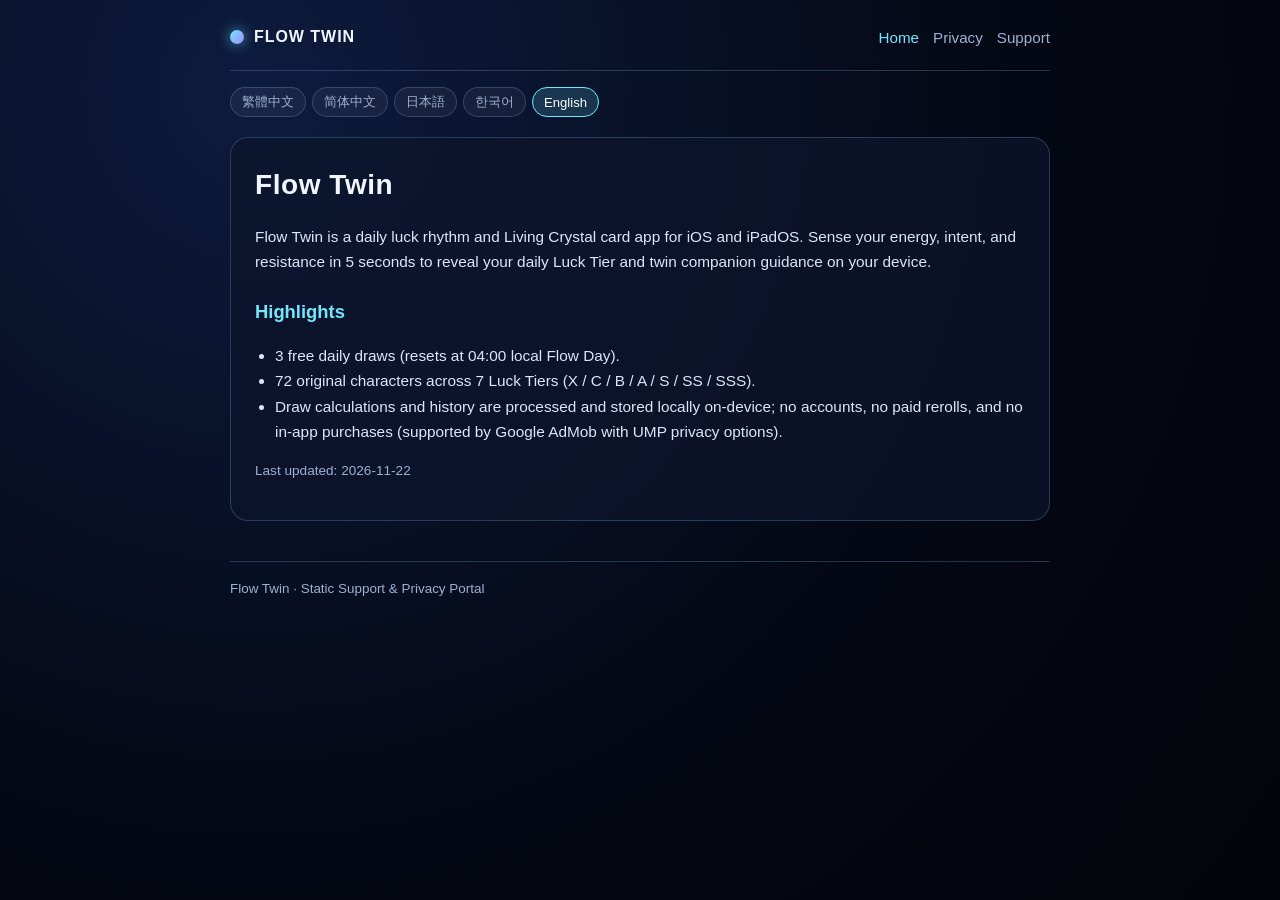
<file: index.html>
<!DOCTYPE html>
<html lang="zh-Hant">
<head>
  <meta charset="utf-8">
  <meta name="viewport" content="width=device-width, initial-scale=1">
  <title>Flow Twin — Daily Rhythm &amp; Living Crystal</title>
  <link rel="stylesheet" href="./assets/style.css">
  <script src="./assets/i18n.js" defer></script>
</head>
<body>
  <div class="container">
    <header>
      <a class="brand" href="./" data-keep-lang data-base-href="./"><span class="brand-orb"></span>FLOW TWIN</a>
      <nav>
        <a class="active" href="./" data-keep-lang data-base-href="./">Home</a>
        <a href="./privacy/" data-keep-lang data-base-href="./privacy/">Privacy</a>
        <a href="./support/" data-keep-lang data-base-href="./support/">Support</a>
      </nav>
    </header>

    <div class="lang-bar">
      <button class="lang-btn" data-set-lang="zh-Hant" onclick="setFlowTwinLang('zh-Hant')">繁體中文</button>
      <button class="lang-btn" data-set-lang="zh-Hans" onclick="setFlowTwinLang('zh-Hans')">简体中文</button>
      <button class="lang-btn" data-set-lang="ja" onclick="setFlowTwinLang('ja')">日本語</button>
      <button class="lang-btn" data-set-lang="ko" onclick="setFlowTwinLang('ko')">한국어</button>
      <button class="lang-btn" data-set-lang="en" onclick="setFlowTwinLang('en')">English</button>
    </div>

    <main class="card">
      <section data-lang="zh-Hant">
        <h1>Flow Twin</h1>
        <p>Flow Twin 是一款每日幸運節律與生命冰晶卡片 iOS / iPadOS App。透過 5 秒節律感知（精神、推進意圖、外在阻力），於本機生成每日專屬的七階幸運冰晶角色卡與雙生陪伴指引。</p>
        <h2>核心特色</h2>
        <ul>
          <li>每日 3 次免費抽取（依本地時間 04:00 Flow Day 換日）。</li>
          <li>72 位原創角色與七階（X / C / B / A / S / SS / SSS）生命冰晶動態卡片。</li>
          <li>抽卡與歷史資料皆於本機運算與儲存；無帳號登入、無付費重抽或內購（含 Google AdMob 廣告與 UMP 隱私選項管理）。</li>
        </ul>
      </section>

      <section data-lang="zh-Hans" style="display:none">
        <h1>Flow Twin</h1>
        <p>Flow Twin 是一款每日幸运节律与生命冰晶卡片 iOS / iPadOS App。通过 5 秒节律感知（精神、推进意图、外在阻力），在本地生成每日专属的七阶幸运冰晶角色卡与双生陪伴指引。</p>
        <h2>核心特色</h2>
        <ul>
          <li>每日 3 次免费抽取（依本地时间 04:00 Flow Day 换日）。</li>
          <li>72 位原创角色与七阶（X / C / B / A / S / SS / SSS）生命冰晶动态卡片。</li>
          <li>抽卡与历史数据皆在本地计算与存储；无账号登录、无付费重抽或内购（含 Google AdMob 广告与 UMP 隐私选项管理）。</li>
        </ul>
      </section>

      <section data-lang="ja" style="display:none">
        <h1>Flow Twin</h1>
        <p>Flow Twin は、毎日の幸運リズム＆リビングクリスタルカード iOS / iPadOS アプリです。5秒のリズム入力で、7段階の運勢ランクとキャラクターカードを端末内で毎日生成します。</p>
        <h2>主な特徴</h2>
        <ul>
          <li>毎日3回の無料抽選（現地時間 04:00 の Flow Day でリセット）。</li>
          <li>72体のオリジナルキャラクターと7段階（X / C / B / A / S / SS / SSS）の結晶アニメーションカード。</li>
          <li>抽選と履歴データは端末内で計算・保存。アカウント登録不要、有料再抽選やアプリ内課金なし（Google AdMob 広告および UMP プライバシー設定対応）。</li>
        </ul>
      </section>

      <section data-lang="ko" style="display:none">
        <h1>Flow Twin</h1>
        <p>Flow Twin은 일일 행운 리듬 및 리빙 크리스탈 카드 iOS / iPadOS 앱입니다. 5초의 리듬 감지로 매일 고유한 7단계 운세 크리스탈 카드와 트윈 파트너 안내를 기기 내에서 생성합니다.</p>
        <h2>주요 특징</h2>
        <ul>
          <li>매일 3회 무료 추첨 (현지 시간 04:00 Flow Day 기준 초기화).</li>
          <li>72종의 오리지널 캐릭터와 7단계(X / C / B / A / S / SS / SSS) 라이브 크리스탈 카드.</li>
          <li>추첨 및 기록 데이터는 기기 내에서 연산·저장됩니다. 회원 계정, 유료 재추첨 및 인앱 결제 없음 (Google AdMob 광고 및 UMP 개인정보 옵션 지원).</li>
        </ul>
      </section>

      <section data-lang="en" style="display:none">
        <h1>Flow Twin</h1>
        <p>Flow Twin is a daily luck rhythm and Living Crystal card app for iOS and iPadOS. Sense your energy, intent, and resistance in 5 seconds to reveal your daily Luck Tier and twin companion guidance on your device.</p>
        <h2>Highlights</h2>
        <ul>
          <li>3 free daily draws (resets at 04:00 local Flow Day).</li>
          <li>72 original characters across 7 Luck Tiers (X / C / B / A / S / SS / SSS).</li>
          <li>Draw calculations and history are processed and stored locally on-device; no accounts, no paid rerolls, and no in-app purchases (supported by Google AdMob with UMP privacy options).</li>
        </ul>
      </section>

      <p class="meta">Last updated: 2026-11-22</p>
    </main>

    <footer>Flow Twin · Static Support &amp; Privacy Portal</footer>
  </div>
</body>
</html>
</file>
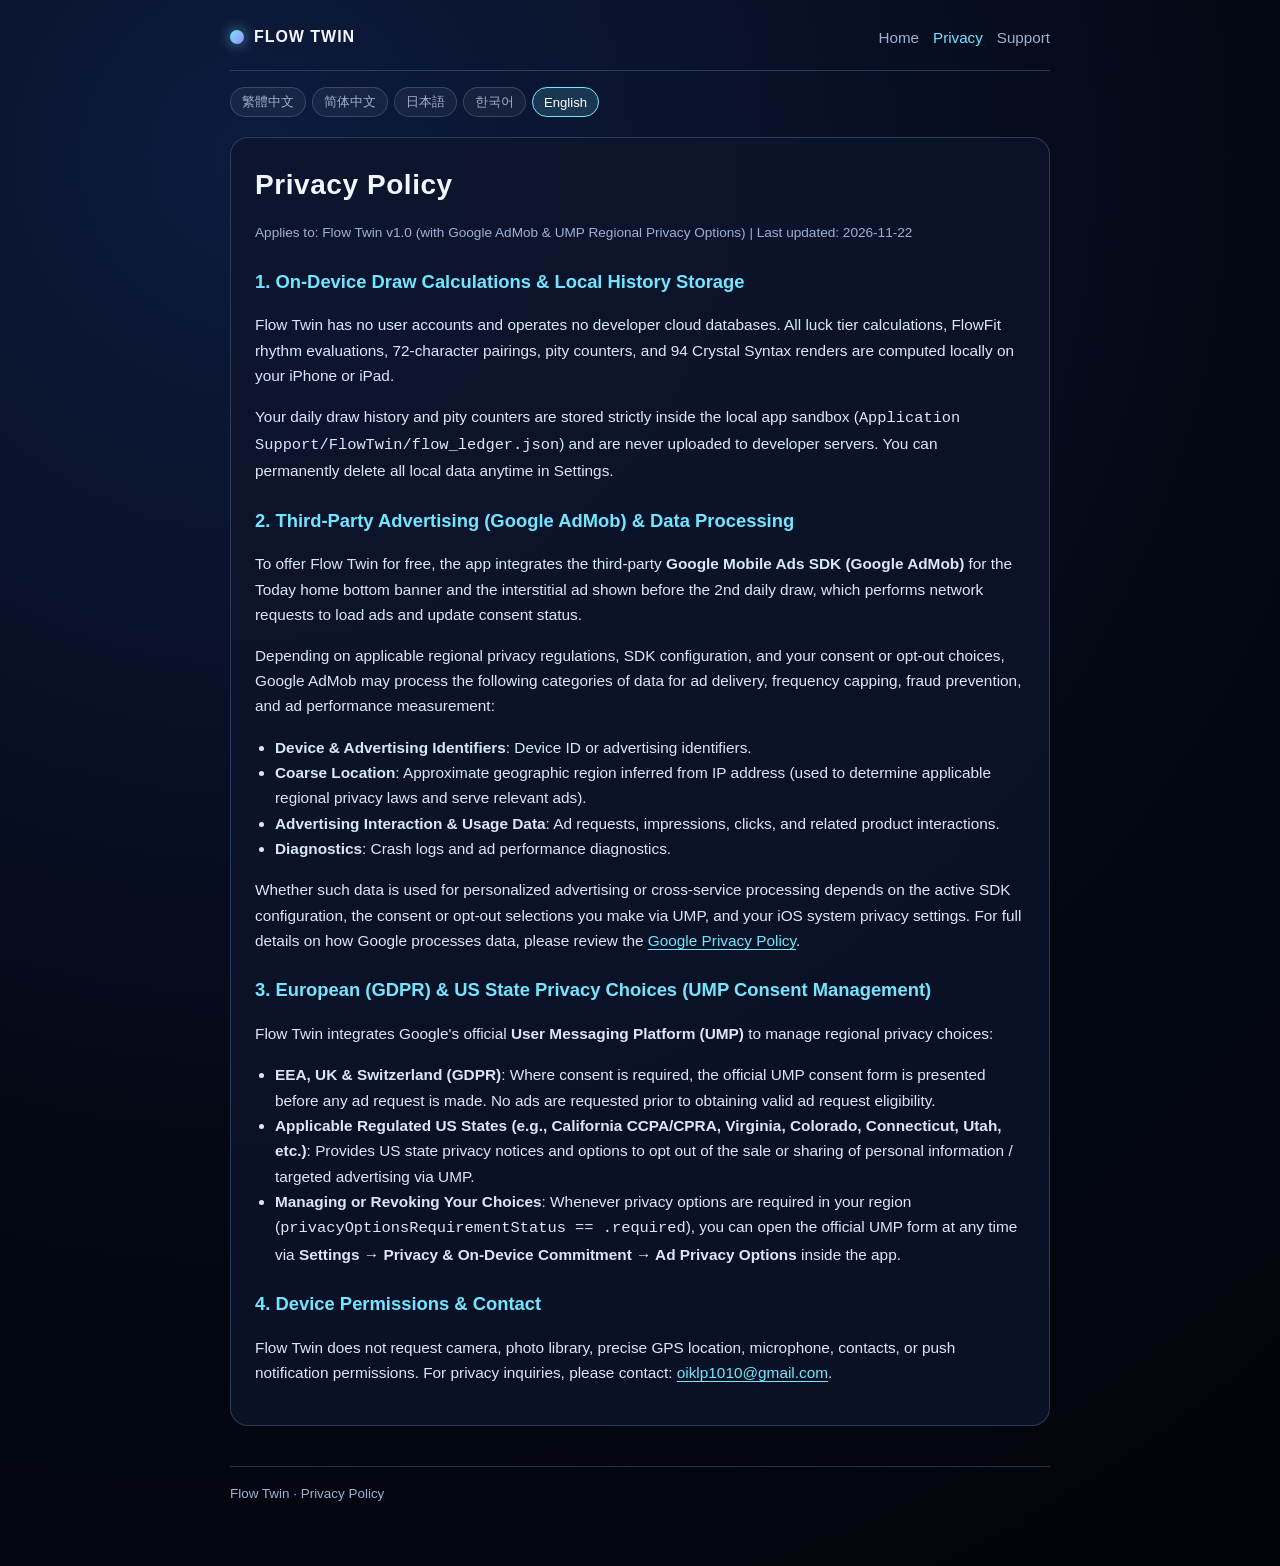
<file: privacy/index.html>
<!DOCTYPE html>
<html lang="zh-Hant">
<head>
  <meta charset="utf-8">
  <meta name="viewport" content="width=device-width, initial-scale=1">
  <title>Flow Twin — Privacy Policy</title>
  <link rel="stylesheet" href="../assets/style.css">
  <script src="../assets/i18n.js" defer></script>
</head>
<body>
  <div class="container">
    <header>
      <a class="brand" href="../" data-keep-lang data-base-href="../"><span class="brand-orb"></span>FLOW TWIN</a>
      <nav>
        <a href="../" data-keep-lang data-base-href="../">Home</a>
        <a class="active" href="./" data-keep-lang data-base-href="./">Privacy</a>
        <a href="../support/" data-keep-lang data-base-href="../support/">Support</a>
      </nav>
    </header>

    <div class="lang-bar">
      <button class="lang-btn" data-set-lang="zh-Hant" onclick="setFlowTwinLang('zh-Hant')">繁體中文</button>
      <button class="lang-btn" data-set-lang="zh-Hans" onclick="setFlowTwinLang('zh-Hans')">简体中文</button>
      <button class="lang-btn" data-set-lang="ja" onclick="setFlowTwinLang('ja')">日本語</button>
      <button class="lang-btn" data-set-lang="ko" onclick="setFlowTwinLang('ko')">한국어</button>
      <button class="lang-btn" data-set-lang="en" onclick="setFlowTwinLang('en')">English</button>
    </div>

    <main class="card">
      <section data-lang="zh-Hant">
        <h1>隱私權政策（Privacy Policy）</h1>
        <p class="meta">適用版本：Flow Twin v1.0（含 Google AdMob 與 UMP 區域隱私選項）｜最後更新：2026-11-22</p>
        <h2>1. 本機抽卡運算與歷史資料儲存</h2>
        <p>Flow Twin 不設會員帳號，亦未建置開發者自有雲端資料庫。所有幸運階級計算、節律契合度評估、72 角色配對、保底計數與 94 項冰晶語法渲染均於您的 iPhone / iPad 本機完成。</p>
        <p>您的每日抽取紀錄與保底計數僅儲存在裝置內的 App 沙盒目錄（<code>Application Support/FlowTwin/flow_ledger.json</code>），不會上傳至開發者伺服器。您隨時可在 App「設定」中使用「清除本地所有節律與歷史資料」永久刪除所有本機紀錄。</p>
        <h2>2. 第三方廣告服務（Google AdMob）與資料處理</h2>
        <p>為維持免費服務，Flow Twin 於「今日首頁底部橫幅（Banner）」與「每日第 2 抽前插頁（Interstitial）」整合第三方 <strong>Google Mobile Ads SDK (Google AdMob)</strong>，並會透過網路連線載入廣告與更新同意狀態。</p>
        <p>依您所在地區適用之隱私法規、SDK 設定及您的同意／隱私選擇，Google AdMob 可能收集或處理以下資料以提供廣告、進行頻次控制、防範詐欺及衡量廣告成效：</p>
        <ul>
          <li><strong>裝置與廣告識別資訊（Identifiers）</strong>：如裝置識別碼或廣告識別資訊。</li>
          <li><strong>粗略位置資訊（Coarse Location）</strong>：由 IP 位址推算之非精確地理區域（用於判斷適用之區域隱私法規與投放相應廣告）。</li>
          <li><strong>廣告互動與使用資料（Usage &amp; Advertising Data）</strong>：廣告載入、曝光、點擊及相關產品互動資訊。</li>
          <li><strong>診斷與效能資料（Diagnostics）</strong>：廣告 SDK 運作相關之當機紀錄與效能診斷資訊。</li>
        </ul>
        <p>上述資料是否涉及個人化廣告或跨服務處理，取決於實際 SDK 設定、您於 UMP 表單所作之同意／拒絕（Opt-Out）選擇，以及您裝置的 iOS 系統隱私設定。有關 Google 如何處理資料，請參閱 <a href="https://policies.google.com/privacy" target="_blank" rel="noopener">Google 隱私權政策</a>。</p>
        <h2>3. 歐洲地區（GDPR）與美國各州隱私選擇（UMP 同意管理）</h2>
        <p>Flow Twin 整合官方 <strong>Google User Messaging Platform (UMP)</strong> 管理區域隱私選擇：</p>
        <ul>
          <li><strong>歐洲經濟區、英國與瑞士（EEA / UK / CH）</strong>：在需要取得同意時，App 會在請求任何廣告前顯示官方 UMP 同意表單；未取得有效廣告請求資格前，不會提前請求廣告。</li>
          <li><strong>適用的美國受規範州別（如加州 CCPA/CPRA、維吉尼亞州、科羅拉多州、康乃狄克州、猶他州等）</strong>：透過 UMP 提供美國各州隱私訊息及拒絕出售或分享個人資訊／目標式廣告（Opt-Out of Sale or Sharing / Targeted Advertising）之選擇。</li>
          <li><strong>隨時管理或撤回選擇</strong>：當您所在地區需要提供隱私選項入口（<code>privacyOptionsRequirementStatus == .required</code>）時，您可隨時前往 App 內<strong>「設定 → 隱私與本地運算承諾 → 廣告隱私選項」</strong>開啟官方 UMP 表單修改或撤回您的選擇。</li>
        </ul>
        <h2>4. 系統權限與聯絡方式</h2>
        <p>Flow Twin 不會請求相機、相簿、精確 GPS 定位、麥克風、通訊錄或推播通知權限。如有任何隱私相關問題，請聯繫官方信箱：<a href="mailto:oiklp1010@gmail.com">oiklp1010@gmail.com</a>。</p>
      </section>

      <section data-lang="zh-Hans" style="display:none">
        <h1>隐私政策（Privacy Policy）</h1>
        <p class="meta">适用版本：Flow Twin v1.0（含 Google AdMob 与 UMP 区域隐私选项）｜最后更新：2026-11-22</p>
        <h2>1. 本地抽卡计算与历史数据存储</h2>
        <p>Flow Twin 不设会员账号，亦未建置开发者自有云端数据库。所有幸运阶级计算、节律契合度评估、72 角色配对、保底计数与 94 项冰晶语法渲染均在您的 iPhone / iPad 本地完成。</p>
        <p>您的每日抽取记录与保底计数仅存储在设备内的 App 沙盒目录（<code>Application Support/FlowTwin/flow_ledger.json</code>），不会上传至开发者服务器。您随时可在 App“设置”中使用“清除本地所有节律与历史资料”永久删除所有本地记录。</p>
        <h2>2. 第三方广告服务（Google AdMob）与数据处理</h2>
        <p>为维持免费服务，Flow Twin 在“今日首页底部横幅（Banner）”与“每日第 2 抽前插页（Interstitial）”集成第三方 <strong>Google Mobile Ads SDK (Google AdMob)</strong>，并会通过网络连接加载广告与更新同意状态。</p>
        <p>依您所在地区适用的隐私法规、SDK 设置及您的同意／隐私选择，Google AdMob 可能收集或处理以下数据以提供广告、进行频次控制、防范欺诈及衡量广告成效：</p>
        <ul>
          <li><strong>设备与广告标识信息（Identifiers）</strong>：如设备标识符或广告标识信息。</li>
          <li><strong>粗略位置信息（Coarse Location）</strong>：由 IP 地址推算的非精确地理区域（用于判断适用的区域隐私法规与投放相应广告）。</li>
          <li><strong>广告互动与使用数据（Usage &amp; Advertising Data）</strong>：广告加载、曝光、点击及相关产品互动信息。</li>
          <li><strong>诊断与性能数据（Diagnostics）</strong>：广告 SDK 运行相关的崩溃日志与性能诊断信息。</li>
        </ul>
        <p>上述数据是否涉及个性化广告或跨服务处理，取决于实际 SDK 设置、您在 UMP 表单中所作的同意／拒绝（Opt-Out）选择，以及您设备的 iOS 系统隐私设置。有关 Google 如何处理数据，请参阅 <a href="https://policies.google.com/privacy" target="_blank" rel="noopener">Google 隐私权政策</a>。</p>
        <h2>3. 欧洲地区（GDPR）与美国各州隐私选择（UMP 同意管理）</h2>
        <p>Flow Twin 集成官方 <strong>Google User Messaging Platform (UMP)</strong> 管理区域隐私选择：</p>
        <ul>
          <li><strong>欧洲经济区、英国与瑞士（EEA / UK / CH）</strong>：在需要取得同意时，App 会在请求任何广告前显示官方 UMP 同意表单；未取得有效广告请求资格前，不会提前请求广告。</li>
          <li><strong>适用的美国受规范州别（如加州 CCPA/CPRA、弗吉尼亚州、科罗拉多州、康涅狄格州、犹他州等）</strong>：通过 UMP 提供美国各州隐私信息及拒绝出售或分享个人信息／定向广告（Opt-Out of Sale or Sharing / Targeted Advertising）的选择。</li>
          <li><strong>随时管理或撤回选择</strong>：当您所在地区需要提供隐私选项入口（<code>privacyOptionsRequirementStatus == .required</code>）时，您可随时前往 App 内<strong>“设置 → 隐私与本地运算承诺 → 广告隐私选项”</strong>开启官方 UMP 表单修改或撤回您的选择。</li>
        </ul>
        <h2>4. 系统权限与联系方式</h2>
        <p>Flow Twin 不会请求相机、相册、精确 GPS 定位、麦克风、通讯录或推送通知权限。如有任何隐私相关问题，请联系官方邮箱：<a href="mailto:oiklp1010@gmail.com">oiklp1010@gmail.com</a>。</p>
      </section>

      <section data-lang="ja" style="display:none">
        <h1>プライバシーポリシー（Privacy Policy）</h1>
        <p class="meta">対象バージョン：Flow Twin v1.0（Google AdMob および UMP 地域別プライバシー設定対応）｜最終更新日：2026-11-22</p>
        <h2>1. 端末内での抽選計算と履歴データのローカル保存</h2>
        <p>Flow Twin にはアカウント登録機能や開発者独自のクラウドデータベースはありません。運勢ランク計算、リズム適合度評価、72体のキャラクター選定、天井カウンター、および94種のクリスタル構文描画はすべてお使いの iPhone / iPad 端末内で完結します。</p>
        <p>毎日の抽選履歴と天井カウンターは端末内のアプリサンドボックス（<code>Application Support/FlowTwin/flow_ledger.json</code>）にのみ保存され、開発者のサーバーへ送信されることはありません。アプリ内の「設定」からいつでもすべてのローカルデータを完全に削除できます。</p>
        <h2>2. サードパーティ広告サービス（Google AdMob）とデータ処理</h2>
        <p>無料でサービスを提供するため、Flow Twin は「今日ホーム画面下部のバナー（Banner）」および「毎日2回目の抽選前のインタースティシャル（Interstitial）」においてサードパーティ製の <strong>Google Mobile Ads SDK (Google AdMob)</strong> を組み込んでおり、ネットワーク通信を行って広告の読み込みおよび同意ステータスの更新を行います。</p>
        <p>お住まいの地域の法規制、SDK の設定、およびユーザーの同意・プライバシー選択に従い、Google AdMob は広告配信、フリークエンシー制御、不正防止、および広告効果測定のために以下のデータを処理する場合があります：</p>
        <ul>
          <li><strong>デバイスおよび広告識別情報（Identifiers）</strong>：デバイス ID や広告識別子など。</li>
          <li><strong>おおよその位置情報（Coarse Location）</strong>：IP アドレスから推定される非精密な地域情報（適用される地域別プライバシー法規の判定および広告配信のため）。</li>
          <li><strong>広告インタラクションおよび利用状況データ（Usage &amp; Advertising Data）</strong>：広告の読み込み、表示、クリックおよび関連する操作イベント。</li>
          <li><strong>診断およびパフォーマンスデータ（Diagnostics）</strong>：クラッシュログおよび広告読み込みパフォーマンス情報。</li>
        </ul>
        <p>これらのデータがパーソナライズド広告やサービス間処理に使用されるかどうかは、実際の SDK 設定、UMP フォームでの同意／オプトアウト選択、および iOS システムのプライバシー設定によって決まります。Google によるデータ処理の詳細は <a href="https://policies.google.com/privacy" target="_blank" rel="noopener">Google プライバシーポリシー</a> をご参照ください。</p>
        <h2>3. 欧州地域（GDPR）および米国各州のプライバシー設定（UMP 同意管理）</h2>
        <p>Flow Twin は公式の <strong>Google User Messaging Platform (UMP)</strong> を通じて地域別のプライバシー選択を管理しています：</p>
        <ul>
          <li><strong>欧州経済領域・英国・スイス（EEA / UK / CH）</strong>：同意が必要な場合、広告リクエストを行う前に公式 UMP 同意フォームを表示します。有効な広告リクエスト資格を得る前に広告を事前リクエストすることはありません。</li>
          <li><strong>適用される米国の対象州（カリフォルニア州 CCPA/CPRA、バージニア州、コロラド州、コネチカット州、ユタ州など）</strong>：UMP を通じて米国各州のプライバシー通知および個人情報の販売・共有／ターゲティング広告のオプトアウト（Opt-Out）選択を提供します。</li>
          <li><strong>設定の変更・撤回</strong>：プライバシーオプション入口が必要な地域（<code>privacyOptionsRequirementStatus == .required</code>）では、アプリ内の<strong>「設定 → プライバシーとローカル処理の約束 → 広告プライバシーオプション」</strong>からいつでも公式 UMP フォームを開き、選択を管理・撤回できます。</li>
        </ul>
        <h2>4. 端末のアクセス権限と連絡先</h2>
        <p>カメラ、写真、精密な GPS 位置情報、マイク、連絡先、プッシュ通知の権限は要求しません。プライバシーに関するお問い合わせ先：<a href="mailto:oiklp1010@gmail.com">oiklp1010@gmail.com</a>。</p>
      </section>

      <section data-lang="ko" style="display:none">
        <h1>개인정보 처리방침（Privacy Policy）</h1>
        <p class="meta">적용 버전: Flow Twin v1.0 (Google AdMob 및 UMP 지역별 개인정보 옵션 포함) | 최종 업데이트: 2026-11-22</p>
        <h2>1. 기기 내 추첨 연산 및 기록 데이터의 로컬 저장</h2>
        <p>Flow Twin은 회원 계정이나 개발자 자체 클라우드 서버를 운영하지 않습니다. 모든 운세 등급 계산, 리듬 적합도 평가, 72종 캐릭터 매칭, 천장 카운터 및 94종 크리스탈 구문 렌더링은 사용자의 iPhone / iPad 기기 내에서 처리됩니다.</p>
        <p>일일 추첨 기록과 천장 카운터는 기기 내부 앱 샌드박스(<code>Application Support/FlowTwin/flow_ledger.json</code>)에만 저장되며 개발자 서버로 업로드되지 않습니다. 앱 내 「설정」에서 언제든지 모든 로컬 데이터를 영구 삭제할 수 있습니다。</p>
        <h2>2. 제3자 광고 서비스 (Google AdMob) 및 데이터 처리</h2>
        <p>무료 서비스 제공을 위해 Flow Twin은 '오늘 홈 하단 배너(Banner)'와 '일일 2회차 추첨 전 전면 광고(Interstitial)'에 제3자 <strong>Google Mobile Ads SDK (Google AdMob)</strong>를 통합하고 있으며, 네트워크 연결을 통해 광고를 로드하고 동의 상태를 업데이트합니다.</p>
        <p>거주 지역의 개인정보 보호법, SDK 설정 및 사용자의 동의·개인정보 선택에 따라 Google AdMob은 광고 제공, 빈도 제어, 사기 방지 및 광고 성과 측정을 위해 다음 데이터를 처리할 수 있습니다:</p>
        <ul>
          <li><strong>기기 및 광고 식별 정보 (Identifiers)</strong>: 기기 ID 또는 광고 식별자 등.</li>
          <li><strong>대략적인 위치 정보 (Coarse Location)</strong>: IP 주소를 통해 추정되는 비정밀 지역 정보 (적용되는 지역 개인정보 법규 확인 및 관련 광고 제공 목적).</li>
          <li><strong>광고 상호작용 및 사용 데이터 (Usage &amp; Advertising Data)</strong>: 광고 로드, 노출, 클릭 및 관련 상호작용 정보.</li>
          <li><strong>진단 및 성능 데이터 (Diagnostics)</strong>: 충돌 로그 및 광고 성능 진단 데이터.</li>
        </ul>
        <p>해당 데이터가 맞춤형 광고 또는 서비스 간 처리에 사용되는지 여부는 실제 SDK 설정, UMP 양식에서 선택한 동의/거부(Opt-Out) 설정 및 iOS 시스템 개인정보 설정에 따라 결정됩니다. 자세한 내용은 <a href="https://policies.google.com/privacy" target="_blank" rel="noopener">Google 개인정보처리방침</a>을 참조하시기 바랍니다.</p>
        <h2>3. 유럽 지역(GDPR) 및 미국 주별 개인정보 선택 (UMP 동의 관리)</h2>
        <p>Flow Twin은 공식 <strong>Google User Messaging Platform (UMP)</strong>을 통해 지역별 개인정보 선택을 관리합니다:</p>
        <ul>
          <li><strong>유럽경제지역·영국·스위스 (EEA / UK / CH)</strong>: 동의가 필요한 경우 광고를 요청하기 전에 공식 UMP 동의 양식을 표시하며, 유효한 광고 요청 자격을 얻기 전에는 광고를 사전 요청하지 않습니다.</li>
          <li><strong>적용되는 미국 규제 주 (캘리포니아 CCPA/CPRA, 버지니아, 콜로라도, 코네티컷, 유타 등)</strong>: UMP를 통해 미국 주별 개인정보 안내 및 개인정보 판매·공유/맞춤형 광고 거부(Opt-Out) 옵션을 제공합니다.</li>
          <li><strong>동의 관리 및 철회</strong>: 개인정보 옵션이 필요한 지역(<code>privacyOptionsRequirementStatus == .required</code>)에서는 언제든지 앱 내 <strong>「설정 → 개인정보 및 온디바이스 연산 약속 → 광고 개인정보 옵션」</strong>에서 공식 UMP 양식을 열어 선택을 변경하거나 철회할 수 있습니다.</li>
        </ul>
        <h2>4. 기기 권한 및 문의처</h2>
        <p>카메라, 사진, 정밀 GPS 위치, 마이크, 연락처 또는 푸시 알림 권한을 요청하지 않습니다. 공식 문의 이메일: <a href="mailto:oiklp1010@gmail.com">oiklp1010@gmail.com</a>.</p>
      </section>

      <section data-lang="en" style="display:none">
        <h1>Privacy Policy</h1>
        <p class="meta">Applies to: Flow Twin v1.0 (with Google AdMob &amp; UMP Regional Privacy Options) | Last updated: 2026-11-22</p>
        <h2>1. On-Device Draw Calculations &amp; Local History Storage</h2>
        <p>Flow Twin has no user accounts and operates no developer cloud databases. All luck tier calculations, FlowFit rhythm evaluations, 72-character pairings, pity counters, and 94 Crystal Syntax renders are computed locally on your iPhone or iPad.</p>
        <p>Your daily draw history and pity counters are stored strictly inside the local app sandbox (<code>Application Support/FlowTwin/flow_ledger.json</code>) and are never uploaded to developer servers. You can permanently delete all local data anytime in Settings.</p>
        <h2>2. Third-Party Advertising (Google AdMob) &amp; Data Processing</h2>
        <p>To offer Flow Twin for free, the app integrates the third-party <strong>Google Mobile Ads SDK (Google AdMob)</strong> for the Today home bottom banner and the interstitial ad shown before the 2nd daily draw, which performs network requests to load ads and update consent status.</p>
        <p>Depending on applicable regional privacy regulations, SDK configuration, and your consent or opt-out choices, Google AdMob may process the following categories of data for ad delivery, frequency capping, fraud prevention, and ad performance measurement:</p>
        <ul>
          <li><strong>Device &amp; Advertising Identifiers</strong>: Device ID or advertising identifiers.</li>
          <li><strong>Coarse Location</strong>: Approximate geographic region inferred from IP address (used to determine applicable regional privacy laws and serve relevant ads).</li>
          <li><strong>Advertising Interaction &amp; Usage Data</strong>: Ad requests, impressions, clicks, and related product interactions.</li>
          <li><strong>Diagnostics</strong>: Crash logs and ad performance diagnostics.</li>
        </ul>
        <p>Whether such data is used for personalized advertising or cross-service processing depends on the active SDK configuration, the consent or opt-out selections you make via UMP, and your iOS system privacy settings. For full details on how Google processes data, please review the <a href="https://policies.google.com/privacy" target="_blank" rel="noopener">Google Privacy Policy</a>.</p>
        <h2>3. European (GDPR) &amp; US State Privacy Choices (UMP Consent Management)</h2>
        <p>Flow Twin integrates Google's official <strong>User Messaging Platform (UMP)</strong> to manage regional privacy choices:</p>
        <ul>
          <li><strong>EEA, UK &amp; Switzerland (GDPR)</strong>: Where consent is required, the official UMP consent form is presented before any ad request is made. No ads are requested prior to obtaining valid ad request eligibility.</li>
          <li><strong>Applicable Regulated US States (e.g., California CCPA/CPRA, Virginia, Colorado, Connecticut, Utah, etc.)</strong>: Provides US state privacy notices and options to opt out of the sale or sharing of personal information / targeted advertising via UMP.</li>
          <li><strong>Managing or Revoking Your Choices</strong>: Whenever privacy options are required in your region (<code>privacyOptionsRequirementStatus == .required</code>), you can open the official UMP form at any time via <strong>Settings → Privacy &amp; On-Device Commitment → Ad Privacy Options</strong> inside the app.</li>
        </ul>
        <h2>4. Device Permissions &amp; Contact</h2>
        <p>Flow Twin does not request camera, photo library, precise GPS location, microphone, contacts, or push notification permissions. For privacy inquiries, please contact: <a href="mailto:oiklp1010@gmail.com">oiklp1010@gmail.com</a>.</p>
      </section>
    </main>

    <footer>Flow Twin · Privacy Policy</footer>
  </div>
</body>
</html>
</file>
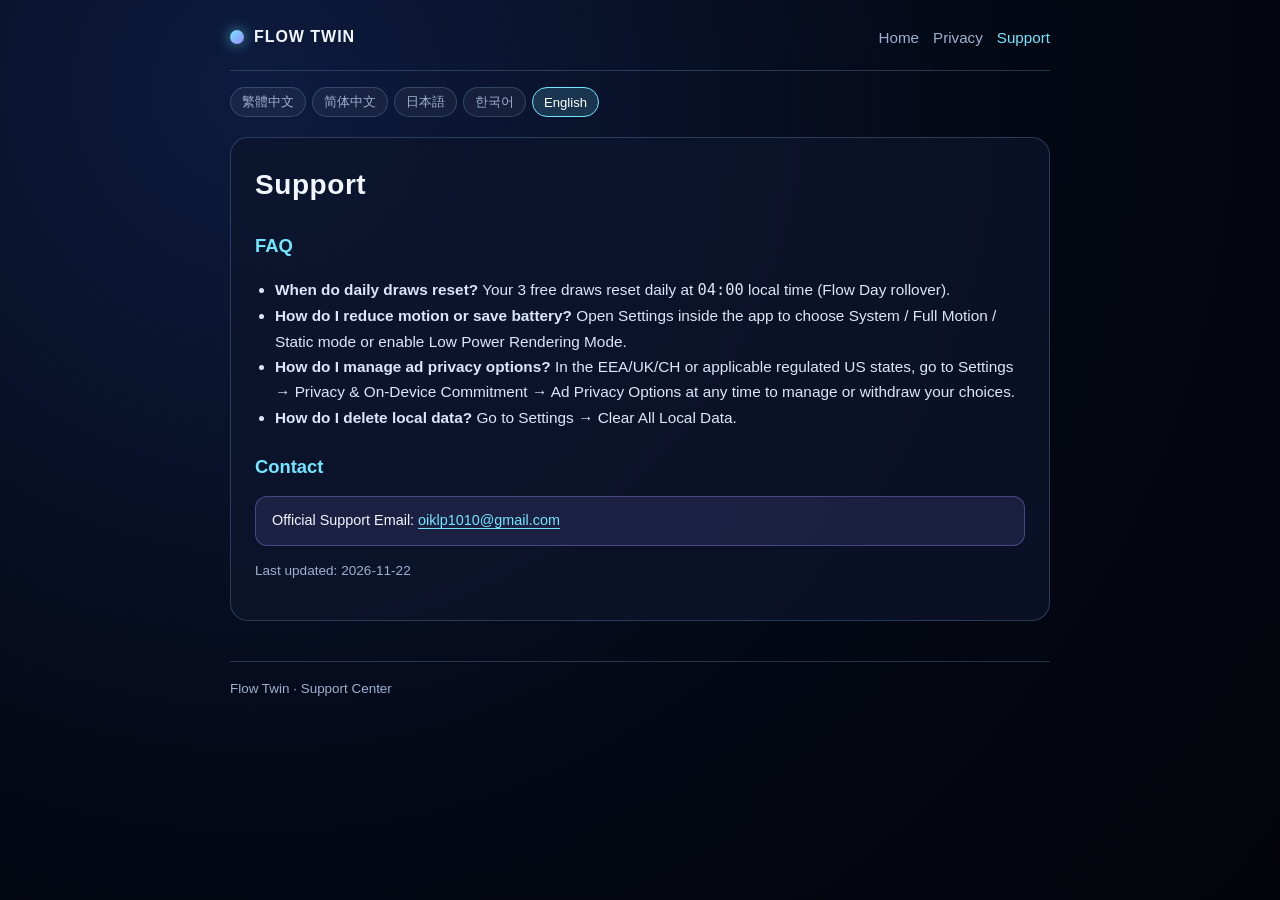
<file: support/index.html>
<!DOCTYPE html>
<html lang="zh-Hant">
<head>
  <meta charset="utf-8">
  <meta name="viewport" content="width=device-width, initial-scale=1">
  <title>Flow Twin — Support</title>
  <link rel="stylesheet" href="../assets/style.css">
  <script src="../assets/i18n.js" defer></script>
</head>
<body>
  <div class="container">
    <header>
      <a class="brand" href="../" data-keep-lang data-base-href="../"><span class="brand-orb"></span>FLOW TWIN</a>
      <nav>
        <a href="../" data-keep-lang data-base-href="../">Home</a>
        <a href="../privacy/" data-keep-lang data-base-href="../privacy/">Privacy</a>
        <a class="active" href="./" data-keep-lang data-base-href="./">Support</a>
      </nav>
    </header>

    <div class="lang-bar">
      <button class="lang-btn" data-set-lang="zh-Hant" onclick="setFlowTwinLang('zh-Hant')">繁體中文</button>
      <button class="lang-btn" data-set-lang="zh-Hans" onclick="setFlowTwinLang('zh-Hans')">简体中文</button>
      <button class="lang-btn" data-set-lang="ja" onclick="setFlowTwinLang('ja')">日本語</button>
      <button class="lang-btn" data-set-lang="ko" onclick="setFlowTwinLang('ko')">한국어</button>
      <button class="lang-btn" data-set-lang="en" onclick="setFlowTwinLang('en')">English</button>
    </div>

    <main class="card">
      <section data-lang="zh-Hant">
        <h1>技術支援（Support）</h1>
        <h2>常見問題</h2>
        <ul>
          <li><strong>每日次數何時重置？</strong> 每日於您裝置本地時間 <code>04:00</code> 切換 Flow Day 並重置 3 次免費抽取。</li>
          <li><strong>如何減少動畫或省電？</strong> 可於 App「設定」中調整動態模式（跟隨系統 / 完整動態 / 靜態定格）或開啟低耗能渲染模式。</li>
          <li><strong>如何管理廣告隱私選項？</strong> 若您位於歐洲或適用的美國受規範州別，可隨時前往「設定」→「隱私與本地運算承諾」→「廣告隱私選項」管理或撤回您的同意選擇。</li>
          <li><strong>如何清除本機資料？</strong> 前往「設定」→「清除本地所有節律與歷史資料」。</li>
        </ul>
        <h2>聯絡方式</h2>
        <div class="notice">官方支援信箱：<a href="mailto:oiklp1010@gmail.com">oiklp1010@gmail.com</a></div>
      </section>

      <section data-lang="zh-Hans" style="display:none">
        <h1>技术支持（Support）</h1>
        <h2>常见问题</h2>
        <ul>
          <li><strong>每日次数何时重置？</strong> 每日于设备本地时间 <code>04:00</code> 切换 Flow Day 并重置 3 次免费抽取。</li>
          <li><strong>如何减少动画或省电？</strong> 可在 App“设置”中调整动态模式或开启低耗能渲染模式。</li>
          <li><strong>如何管理广告隐私选项？</strong> 若您位于欧洲或适用的美国受规范州别，可随时前往“设置”→“隐私与本地运算承诺”→“广告隐私选项”管理或撤回您的同意选择。</li>
          <li><strong>如何清除本地数据？</strong> 前往“设置”→“清除本地所有节律与历史资料”。</li>
        </ul>
        <h2>联系方式</h2>
        <div class="notice">官方支持邮箱：<a href="mailto:oiklp1010@gmail.com">oiklp1010@gmail.com</a></div>
      </section>

      <section data-lang="ja" style="display:none">
        <h1>サポート（Support）</h1>
        <h2>よくある質問</h2>
        <ul>
          <li><strong>毎日の抽選回数はいつリセットされますか？</strong> 毎日現地時間 <code>04:00</code>（Flow Day 切替時）に3回の無料抽選がリセットされます。</li>
          <li><strong>アニメーションを抑えるには？</strong> アプリ内「設定」からモーション設定や低電力レンダリングモードを変更できます。</li>
          <li><strong>広告のプライバシー設定を変更するには？</strong> 欧州や対象の米国各州にお住まいの場合、「設定」→「プライバシーとローカル処理の約束」→「広告プライバシーオプション」からいつでも選択を管理・撤回できます。</li>
          <li><strong>ローカルデータを消去するには？</strong> 「設定」→「ローカル履歴とデータをすべて消去」をご利用ください。</li>
        </ul>
        <h2>お問い合わせ</h2>
        <div class="notice">公式サポート窓口：<a href="mailto:oiklp1010@gmail.com">oiklp1010@gmail.com</a></div>
      </section>

      <section data-lang="ko" style="display:none">
        <h1>고객 지원（Support）</h1>
        <h2>자주 묻는 질문</h2>
        <ul>
          <li><strong>일일 추첨 횟수는 언제 초기화되나요?</strong> 매일 기기 현지 시간 <code>04:00</code>(Flow Day 전환)에 무료 3회 추첨이 초기화됩니다.</li>
          <li><strong>애니메이션을 줄이거나 배터리를 절약하려면?</strong> 앱 내 「설정」에서 모션 설정 또는 저전력 렌더링 모드를 켜실 수 있습니다.</li>
          <li><strong>광고 개인정보 옵션을 변경하려면?</strong> 유럽 또는 적용되는 미국 주에 거주하시는 경우 「설정」 → 「개인정보 및 온디바이스 연산 약속」 → 「광고 개인정보 옵션」에서 언제든지 선택을 관리하거나 철회할 수 있습니다.</li>
          <li><strong>로컬 데이터를 삭제하려면?</strong> 「설정」 → 「모든 로컬 기록 및 데이터 삭제」를 이용하세요.</li>
        </ul>
        <h2>문의하기</h2>
        <div class="notice">공식 지원 이메일: <a href="mailto:oiklp1010@gmail.com">oiklp1010@gmail.com</a></div>
      </section>

      <section data-lang="en" style="display:none">
        <h1>Support</h1>
        <h2>FAQ</h2>
        <ul>
          <li><strong>When do daily draws reset?</strong> Your 3 free draws reset daily at <code>04:00</code> local time (Flow Day rollover).</li>
          <li><strong>How do I reduce motion or save battery?</strong> Open Settings inside the app to choose System / Full Motion / Static mode or enable Low Power Rendering Mode.</li>
          <li><strong>How do I manage ad privacy options?</strong> In the EEA/UK/CH or applicable regulated US states, go to Settings → Privacy &amp; On-Device Commitment → Ad Privacy Options at any time to manage or withdraw your choices.</li>
          <li><strong>How do I delete local data?</strong> Go to Settings → Clear All Local Data.</li>
        </ul>
        <h2>Contact</h2>
        <div class="notice">Official Support Email: <a href="mailto:oiklp1010@gmail.com">oiklp1010@gmail.com</a></div>
      </section>

      <p class="meta">Last updated: 2026-11-22</p>
    </main>

    <footer>Flow Twin · Support Center</footer>
  </div>
</body>
</html>
</file>
<file: assets/style.css>
:root {
  --bg-deep: #040814;
  --bg-card: rgba(13, 21, 44, 0.78);
  --border-glass: rgba(152, 206, 255, 0.22);
  --text-main: #f2f6ff;
  --text-muted: #9eb0d0;
  --accent-cyan: #72e6ff;
  --accent-violet: #9d8cff;
}

* { box-sizing: border-box; }

html, body {
  margin: 0;
  padding: 0;
  background: radial-gradient(circle at 20% 10%, #0d1b3e 0%, var(--bg-deep) 58%, #02040a 100%);
  color: var(--text-main);
  font-family: -apple-system, BlinkMacSystemFont, "SF Pro Text", "Hiragino Sans", "Apple SD Gothic Neo", "Noto Sans TC", sans-serif;
  line-height: 1.65;
  min-height: 100vh;
}

.container {
  max-width: 860px;
  margin: 0 auto;
  padding: 24px 20px 64px;
}

header {
  display: flex;
  flex-wrap: wrap;
  align-items: center;
  justify-content: space-between;
  gap: 12px;
  padding-bottom: 20px;
  border-bottom: 1px solid var(--border-glass);
}

.brand {
  display: flex;
  align-items: center;
  gap: 10px;
  text-decoration: none;
  color: var(--text-main);
  font-weight: 700;
  letter-spacing: 0.06em;
}

.brand-orb {
  width: 14px;
  height: 14px;
  border-radius: 50%;
  background: linear-gradient(135deg, var(--accent-cyan), var(--accent-violet));
  box-shadow: 0 0 14px rgba(114, 230, 255, 0.65);
}

nav {
  display: flex;
  flex-wrap: wrap;
  gap: 14px;
  align-items: center;
}

nav a {
  color: var(--text-muted);
  text-decoration: none;
  font-size: 0.95rem;
}

nav a:hover, nav a.active {
  color: var(--accent-cyan);
}

.lang-bar {
  display: flex;
  flex-wrap: wrap;
  gap: 6px;
  margin-top: 16px;
}

.lang-btn {
  background: rgba(255, 255, 255, 0.05);
  border: 1px solid var(--border-glass);
  color: var(--text-muted);
  padding: 5px 11px;
  border-radius: 999px;
  font-size: 0.82rem;
  cursor: pointer;
}

.lang-btn.active {
  background: rgba(114, 230, 255, 0.16);
  border-color: var(--accent-cyan);
  color: #ffffff;
}

.card {
  background: var(--bg-card);
  border: 1px solid var(--border-glass);
  border-radius: 18px;
  padding: 24px;
  margin-top: 20px;
}

h1 {
  font-size: 1.75rem;
  margin: 0 0 8px;
  letter-spacing: 0.02em;
}

h2 {
  font-size: 1.15rem;
  color: var(--accent-cyan);
  margin: 22px 0 8px;
}

p, li {
  color: #dce6fa;
  font-size: 0.96rem;
}

main a {
  color: var(--accent-cyan);
  text-decoration: underline;
  text-underline-offset: 3px;
}

ul {
  padding-left: 20px;
}

.meta {
  color: var(--text-muted);
  font-size: 0.85rem;
}

.notice {
  background: rgba(157, 140, 255, 0.12);
  border: 1px solid rgba(157, 140, 255, 0.35);
  border-radius: 12px;
  padding: 12px 16px;
  margin-top: 14px;
  font-size: 0.9rem;
}

footer {
  margin-top: 40px;
  padding-top: 16px;
  border-top: 1px solid var(--border-glass);
  color: var(--text-muted);
  font-size: 0.84rem;
}
</file>
